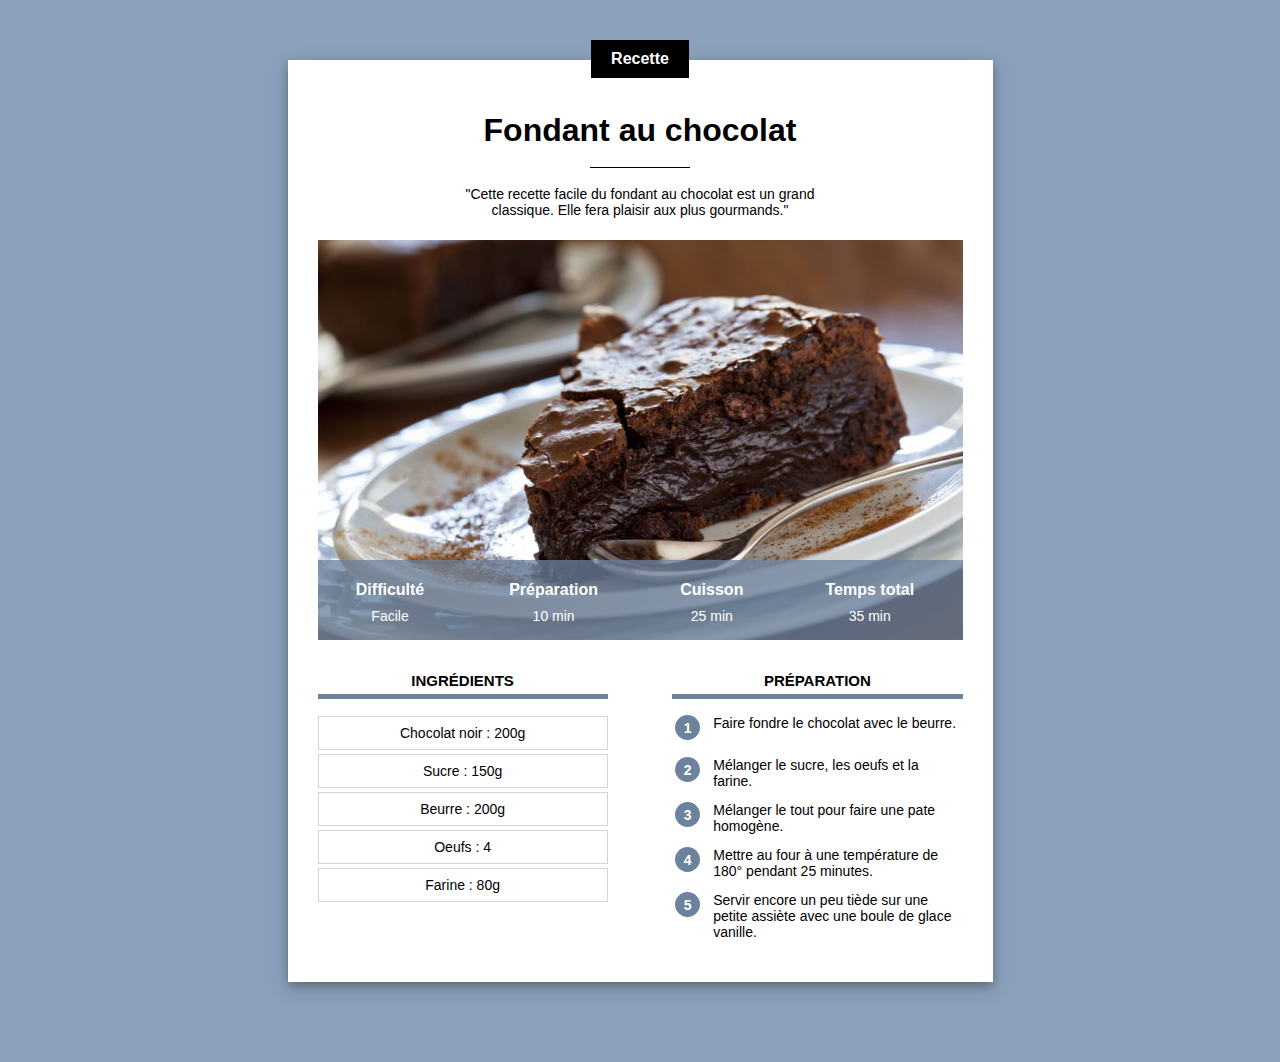
<file: index.html>
<!DOCTYPE html>
<html lang="fr">
<head>
    <title>Recette du Fondant au Chocolat</title>
    <meta charset="UTF8">
    <meta name="viewport" content="width=device-width, initial-scale=1.0">
    <link rel="stylesheet" href="recette.css">
</head>

<body>
    
    
    <div class="contenu">

        <div class="centre categorie">
                <p class="categorie">Recette</p>
            </div>

        <h1>Fondant au chocolat</h1>
        
        <div class="separateur"></div>

        <div class="centre">
            <p class="description">"Cette recette facile du fondant au chocolat est un grand classique. Elle fera plaisir aux plus gourmands."</p>
        </div>
        <div class="info">
            <img class="centre info" src="gateau.jpg?id=9999">

            <table class="info"">
                <tr>    <th>Difficulté</th> <th>Préparation</th>    <th>Cuisson</th>    <th>Temps total</th>    </tr>
                <tr>    <td>Facile</td>     <td>10 min</td>         <td>25 min</td>     <td>35 min</td>         </tr>
            </table>
        </div>
        <div>
            <div class="colonne1 colonne">

                <h2>Ingrédients</h2>

                <div class="ingredient">
                    <p>Chocolat noir : 200g</p>
                    <p>Sucre : 150g</p>
                    <p>Beurre : 200g</p>
                    <p>Oeufs : 4</p>
                    <p>Farine :  80g</p>
                </div>
            </div>

            <div class="colonne2 colonne">
                <h2>Préparation</h2>
                
                <table class="preparation">
                    <tr><td><p class="numero">1</p></td><td class="preparation_text">Faire fondre le chocolat avec le beurre.</td></tr>
                    <tr><td><p class="numero">2</p></td><td class="preparation_text">Mélanger le sucre, les oeufs et la farine.</td></tr>
                    <tr><td><p class="numero">3</p></td><td class="preparation_text">Mélanger le tout pour faire une pate homogène.</td></tr>
                    <tr><td><p class="numero">4</p></td><td class="preparation_text">Mettre au four à une température de 180° pendant 25 minutes.</td></tr>
                    <tr><td><p class="numero">5</p></td><td class="preparation_text">Servir encore un peu tiède sur une petite assiète avec une boule de glace vanille.</td></tr>
                </table>
            </div>
        </div>
    </div>
</body>
</html>
</file>
<file: recette.css>
* {
    overflow: auto;
}

body{
    background-color: #8BA1BB;
    font-family: Arial;
    margin: 0;
}
p.categorie{
    background-color: black;
    color: white;
    display: inline-block;
    padding: 10px 20px;
    margin-bottom: 20px;
    margin-top: -20px;
    font-weight: bold;
    font-size: 16px;
}
div.contenu{
    background-color: white;
    margin: 40px 8px 40px 8px;
    padding: 0px 8px 20px 8px;
    box-shadow: 0 4px 8px 0 rgba(0, 0, 0, 0.2), 0 6px 20px 0 rgba(0, 0, 0, 0.19);
    overflow: visible;
}
h1{
    text-align: center;
    margin-top: 10px;
    margin-bottom: 18px;
}
p.description{
    font-size: 14px;
    text-align: center;
    max-width: 400px;
    display: inline-block;
    margin-top: 18px;
    margin-bottom: 18px;
}
.centre{
    text-align: center;
    width: 100%;
}
div.categorie{
    margin-bottom: 0;
    margin-top: 0;
    overflow: visible;
}
div.separateur{
    background-color: black;
    width: 100px;
    height: 1px;
    margin-left: auto;
    margin-right: auto;
}
div.info{
    position: relative;
}
table.info{
    position: absolute;
    bottom: 0; 
    width: 100%;
    color: white;
    background-color: #6c829dc1;
    height: 50px;
}
table.info td{
    text-align: center;
    font-size: 12px;
    vertical-align: top;
}
table.info th{
    font-size: 14px;
    vertical-align: bottom;
    padding-bottom: 6px;
}
img.info{
    display: block;
    max-height: 400px;
    object-fit: cover;
    min-height: 200px;
    background-color: lightgray;
}
div.colonne{
    width: 100%;
    margin-top: 20px;
}
div.colonne h2{
    text-align: center;
    text-transform: uppercase;
    font-size: 15px;
    border-bottom: #6c829d 5px solid;
    padding-bottom: 5px;
}
div.colonne1{
    display: inline-block;
}
div.ingredient{
    text-align: center;
}
div.ingredient p {
    border: 1px lightgray solid;
    font-size :14px;
    padding: 8px;
    margin-top: 4px;
    margin-bottom: 4px;
}
table.preparation p.numero{
    background-color: #6c829d;
    color: white;
    width: 25px;
    height: 25px;
    text-align: center;
    font-size: 14px;
    font-weight: bold;
    padding-top: 5px;
    box-sizing: border-box;
    border-radius: 50%;
    margin: 0;
}
table.preparation td{
    vertical-align: top;
}
table.preparation td.preparation_text{
    font-size: 14px;
    padding-left: 10px;
    padding-bottom: 10px;
}
table.preparation tr{
    height: 40px;
}

/*******************Styles pour les ordinateurs*****************/

@media only screen and (min-width: 768px){
    div.contenu{
        min-width: 350px;
        margin: 60px 10% 80px 10%;
        padding: 0px 30px 30px 30px;
    }
    table.info{
        height: 80px;
    }
    table.info td{
        font-size: 14px;
    }
    table.info th{
        font-size: 16px;
    }
    div.colonne{
        width: 45%;
    }
    div.colonne1{
        margin-right: 10%;
    }
    div.colonne2{
        float: right;
    }
}
@media only screen and (min-width: 900px){
    div.contenu{
        margin-left: auto;
        margin-right: auto;
        width: 645px;
    }

}
</file>
